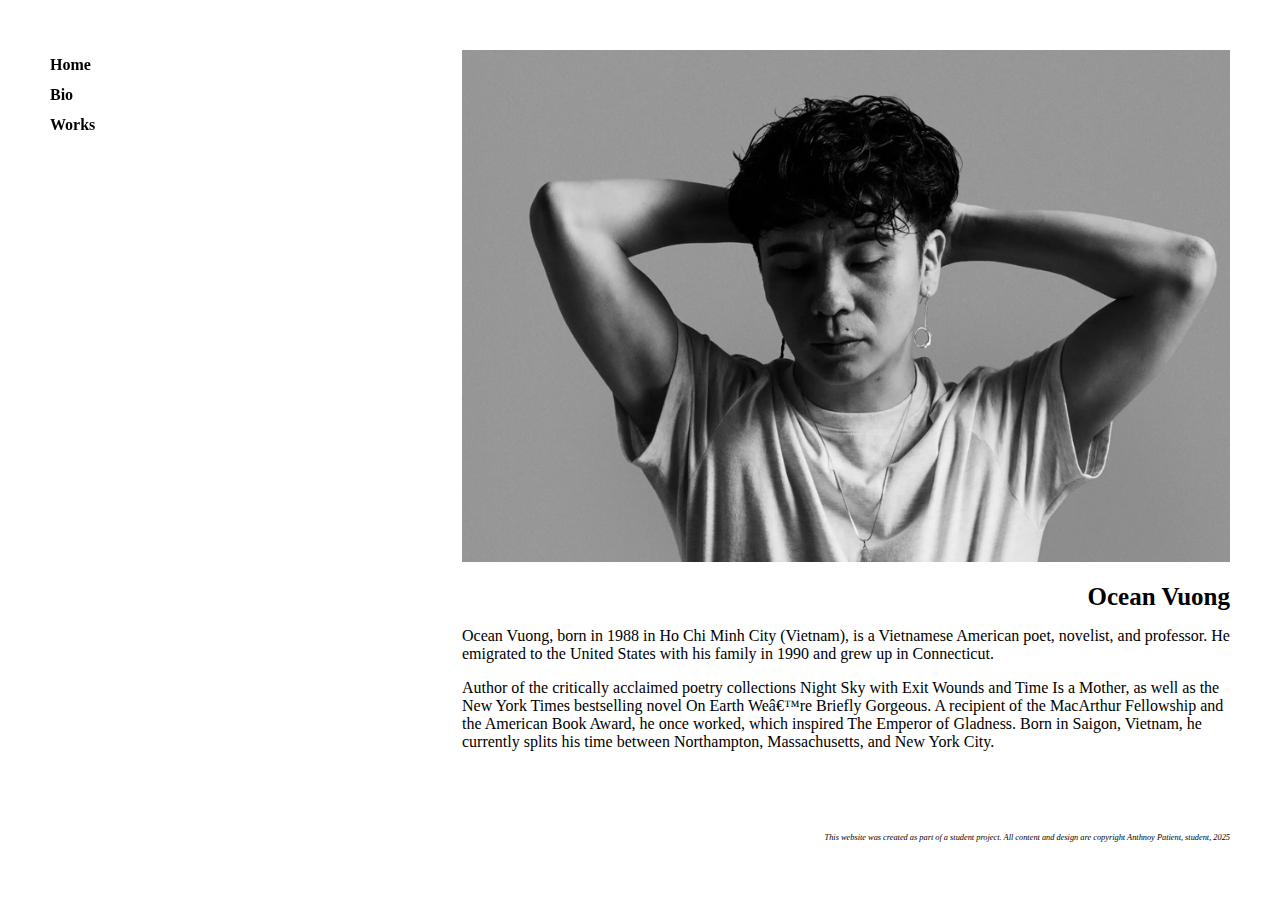
<file: Assessement3/index.html>
<!DOCTYPE html>
<html lang="en">
    <head>
        <meta charset="UFT-8">
        <meta name="veiwport"
        content="width=device-width, initial-scale=1.0">

        <!-- Meta Description for SEO -->
        <meta name="description" content="Explore the work of Ocean Vuong, award winning Poet and Novelist, author of 'On Earth We're Briefly Gorgous' and 'Time is a mother' .">
        <!--Open Graph for Social Sharing-->
        <meta property="og:title" content="Ocean Vuong">
        <meta property="og:description" content="Ocean Vuong is an award winning Poet and Novelist whose lyrical works, including 'On Earth We're Briefly Gorgous' and 'Time is a mother' explore love, loss, and identity with profound beauty. ">

        <!--Authot and Copyright-->
        <meta name="author" content="Anthony Patient">
        <meta name="Copyright" content="Copyright Anthnoy Patinet, student project, 2025">

        <title>Ocean Vuong</title>

        <!--External Stylement-->
        <link rel="stylesheet" href="default.css">
    </head>

    <body>
        <!--Navigation-->
        <nav>
            <a href="index.html">Home</a><br>
            <a href="bio.html">Bio</a><br>
            <a href="works.html">Works</a>
        </nav>

        <!--Main wrapper-->
        <div id="wrapper">
            <header>
                <img src="assets/Home.jpg" alt="Portrait of Ocean Vuong">
                <h1>Ocean Vuong</h1>
            </header>

            <!--Main Content-->
            <main>
                <article>
                    <p>
                        Ocean Vuong, born in 1988 in Ho Chi Minh City (Vietnam), is a Vietnamese American poet, novelist, and professor. He emigrated to the United States with his family in 1990 and grew up in Connecticut. 
                    </p>
                    <p>
                        Author of the critically acclaimed poetry collections Night Sky with Exit Wounds and Time Is a Mother, as well as the New York Times bestselling novel On Earth We’re Briefly Gorgeous. A recipient of the MacArthur Fellowship and the American Book Award, he once worked, which inspired The Emperor of Gladness. Born in Saigon, Vietnam, he currently splits his time between Northampton, Massachusetts, and New York City.
                    </p>

                </article>
            </main>

            <!--Footer-->
            <footer>
                <small><em>This website was created as part of a student project. All content and design are copyright Anthnoy Patient, student, 2025</em></small>
            </footer>
        </div>
    </body>
</html>
</file>
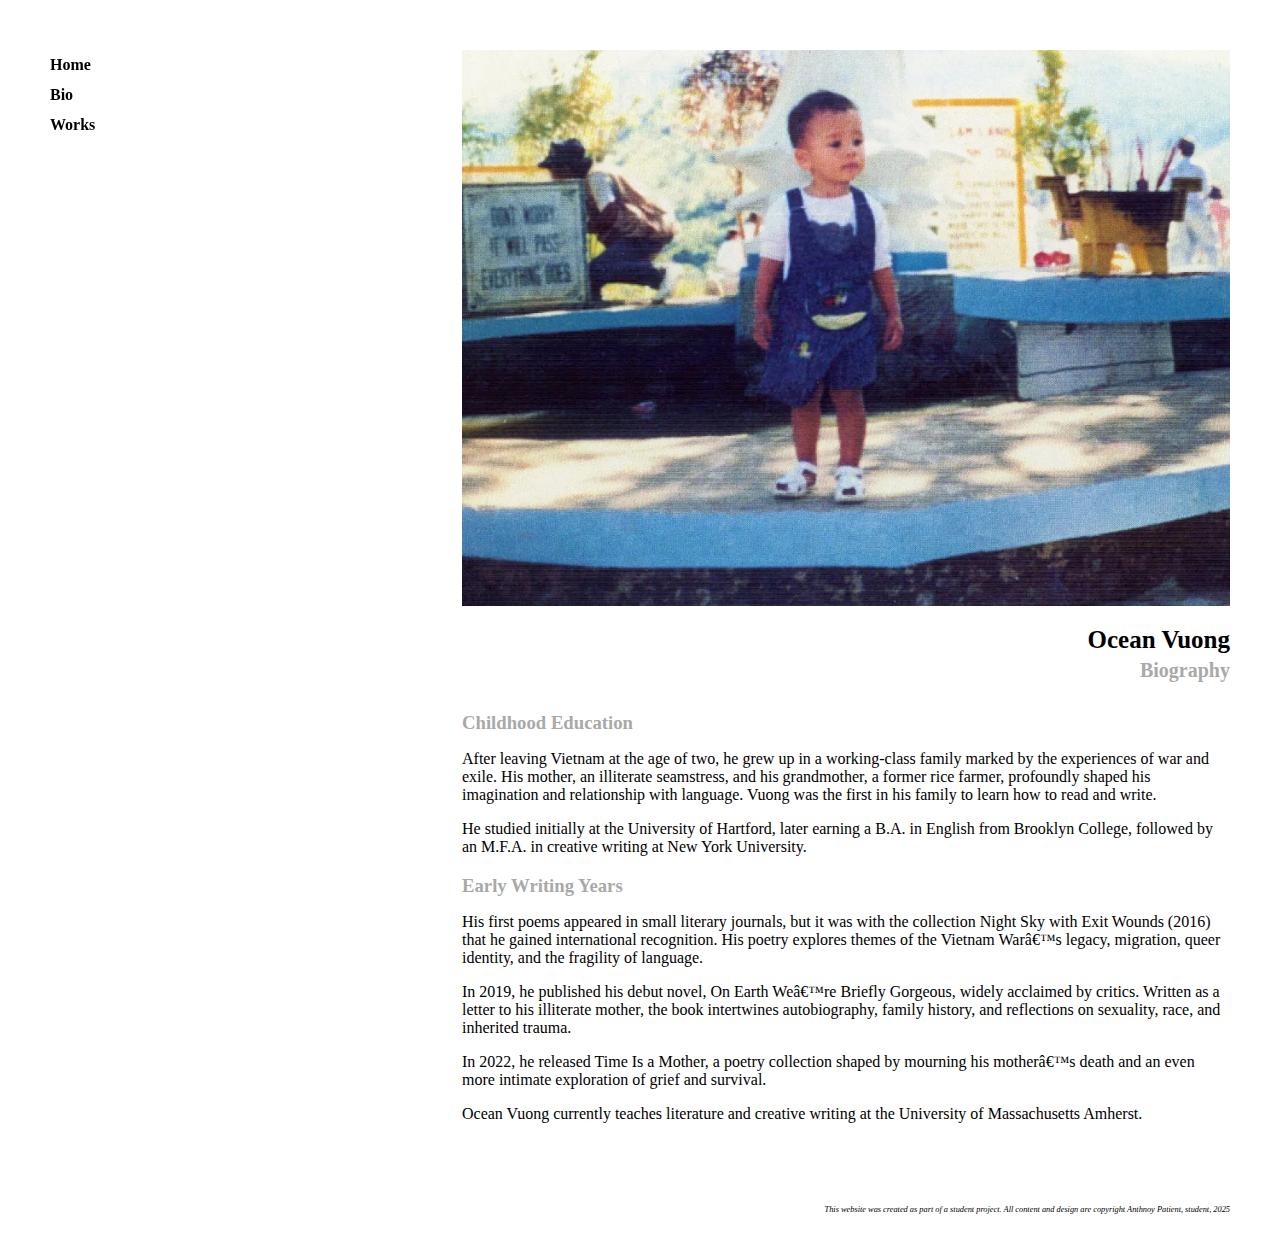
<file: Assessement3/Bio.html>
<!DOCTYPE html>
<html>
    <head>
        <meta charset="UFT-8">
        <meta name="veiwport"
        content="width=device-width, initial-scale=1.0">

        <!-- Meta Description for SEO -->
        <meta name="description" content="Explore the work of Ocean Vuong, award winning Poet and Novelist, author of 'On Earth We're Briefly Gorgous' and 'Time is a mother' .">
        <!--Open Graph for Social Sharing-->
        <meta property="og:title" content="Ocean Vuong">
        <meta property="og:description" content="Ocean Vuong is an award winning Poet and Novelist whose lyrical works, including 'On Earth We're Briefly Gorgous' and 'Time is a mother' explore love, loss, and identity with profound beauty. ">

        <!--Authot and Copyright-->
        <meta name="author" content="Anthony Patient">
        <meta name="Copyright" content="Copyright Anthnoy Patinet, student project, 2025">

        <title>Ocean Vuong</title>

        <!--External Stylement-->
        <link rel="stylesheet" href="default.css">
    </head>
<body>
            <!--Navigation-->
        <nav>
            <a href="index.html">Home</a><br>
            <a href="bio.html">Bio</a><br>
            <a href="works.html">Works</a>
        </nav>

        <!--Main wrapper-->
        <div id="wrapper">
            <header>
            <img src="assets/Bio.jpg" alt="Portrait of Ocean Vuong">
            <h1>Ocean Vuong</h1>
            <h2>Biography</h2>
        </header>
        <article>
            <h3>Childhood Education</h3>

            <p>
                After leaving Vietnam at the age of two, he grew up in a working-class family marked by the experiences of war and exile. His mother, an illiterate seamstress, and his grandmother, a former rice farmer, profoundly shaped his imagination and relationship with language. Vuong was the first in his family to learn how to read and write.
            </p>
            <p>
                He studied initially at the University of Hartford, later earning a B.A. in English from Brooklyn College, followed by an M.F.A. in creative writing at New York University.
            </p>

            <h3>Early Writing Years</h3>

            <p>
                His first poems appeared in small literary journals, but it was with the collection Night Sky with Exit Wounds (2016) that he gained international recognition. His poetry explores themes of the Vietnam War’s legacy, migration, queer identity, and the fragility of language.
            </p>
            <p>
                In 2019, he published his debut novel, On Earth We’re Briefly Gorgeous, widely acclaimed by critics. Written as a letter to his illiterate mother, the book intertwines autobiography, family history, and reflections on sexuality, race, and inherited trauma.
            </p>
            <p>
                In 2022, he released Time Is a Mother, a poetry collection shaped by mourning his mother’s death and an even more intimate exploration of grief and survival.
            </p>
            <p>
                Ocean Vuong currently teaches literature and creative writing at the University of Massachusetts Amherst.
            </p>
        </article>
                    
        <!--Footer-->
            <footer>
                <small><em>This website was created as part of a student project. All content and design are copyright Anthnoy Patient, student, 2025</em></small>
            </footer>
        </div>

      
    
</body>
</html>
</file>
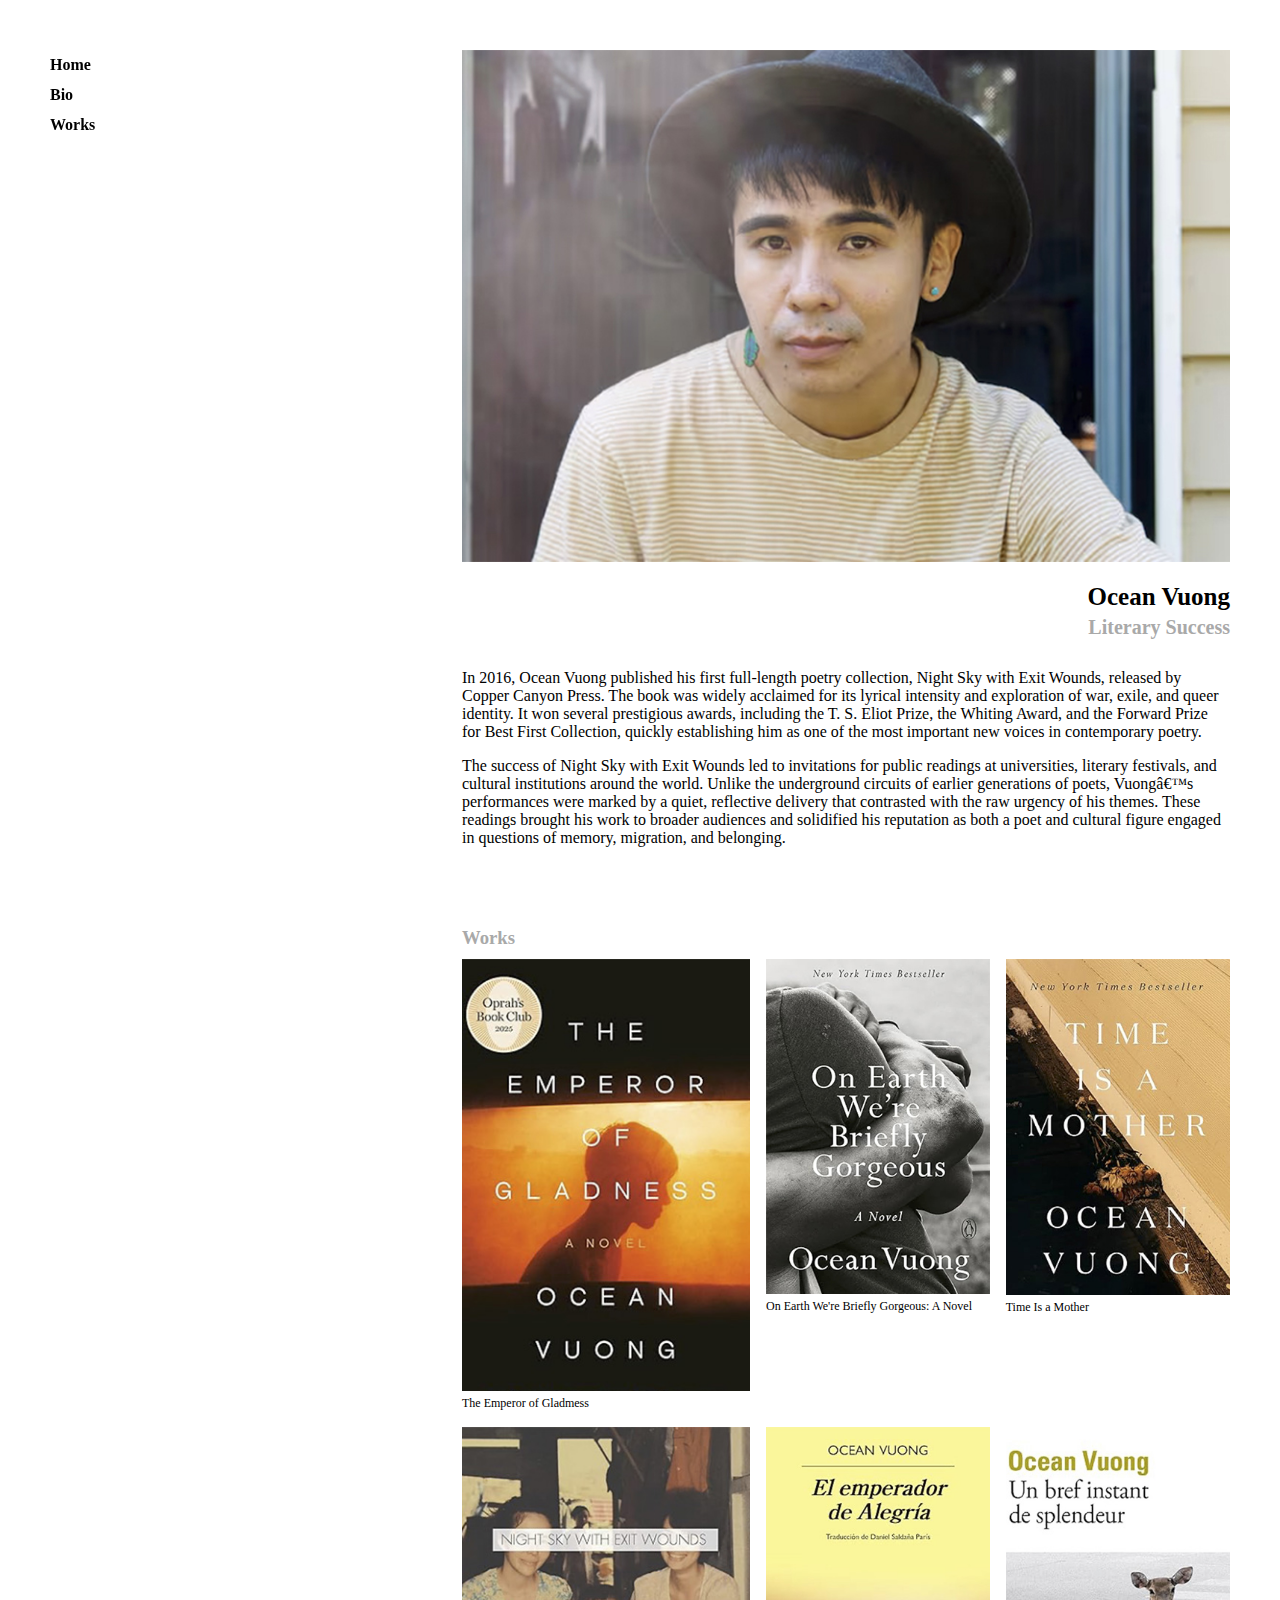
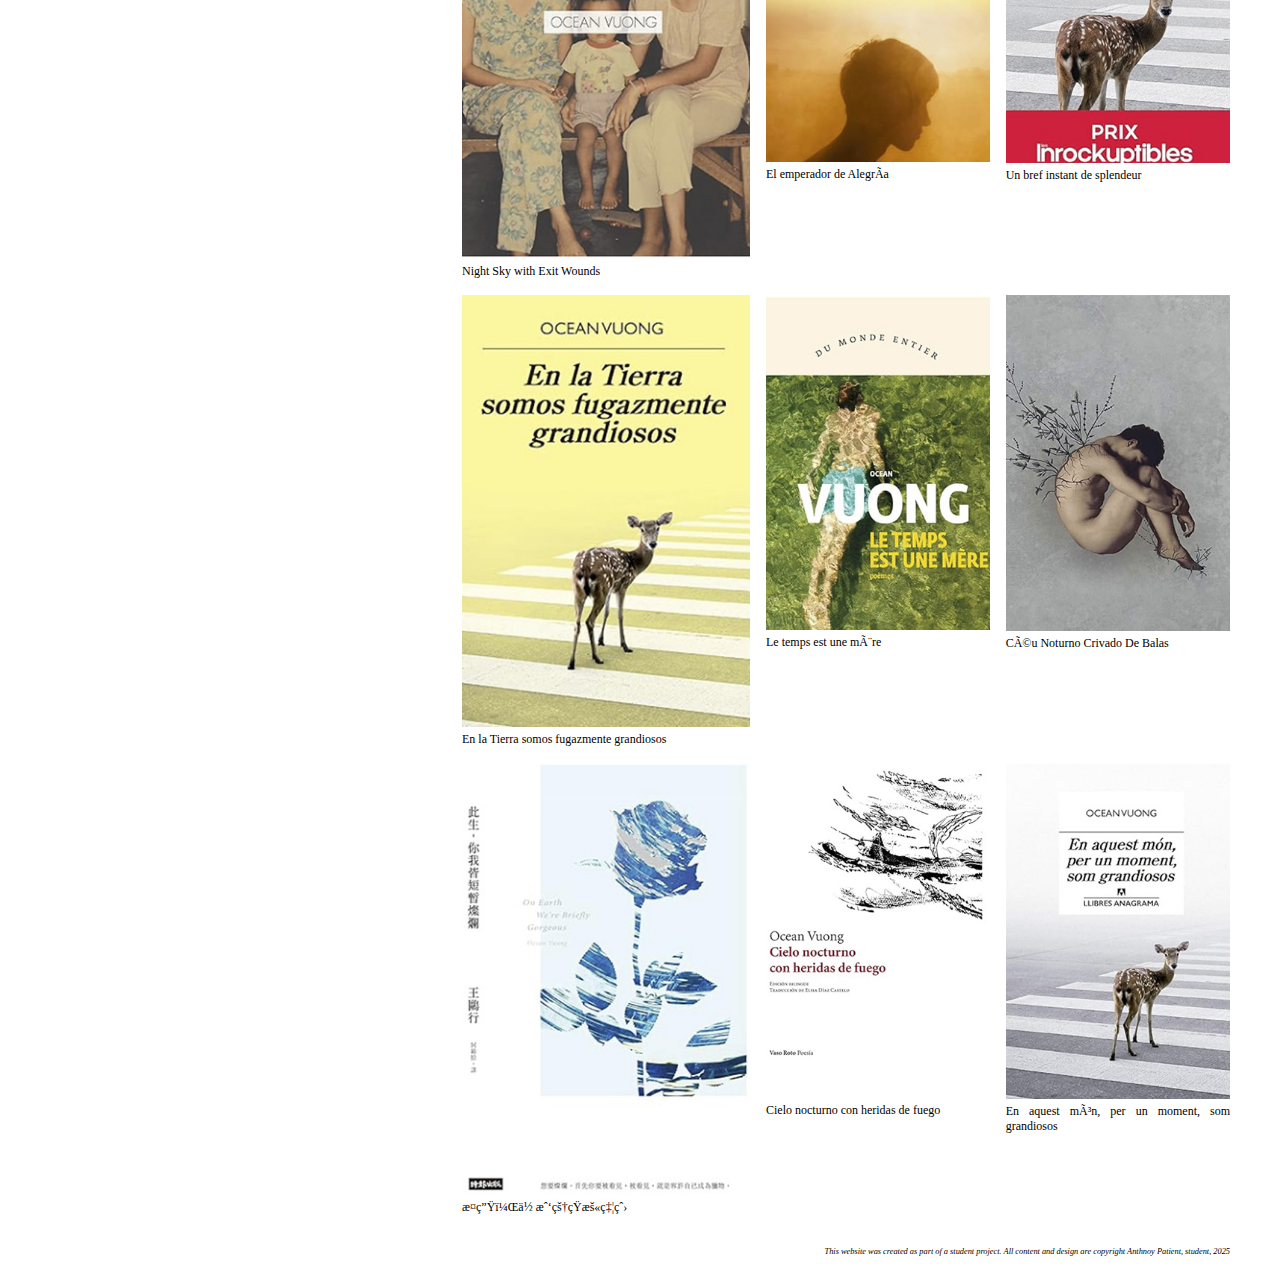
<file: Assessement3/works.html>
<!DOCTYPE html>
<html>
    <head>
        <meta charset="UFT-8">
        <meta name="veiwport"
        content="width=device-width, initial-scale=1.0">

        <!-- Meta Description for SEO -->
        <meta name="description" content="Explore the work of Ocean Vuong, award winning Poet and Novelist, author of 'On Earth We're Briefly Gorgous' and 'Time is a mother' .">
        <!--Open Graph for Social Sharing-->
        <meta property="og:title" content="Ocean Vuong">
        <meta property="og:description" content="Ocean Vuong is an award winning Poet and Novelist whose lyrical works, including 'On Earth We're Briefly Gorgous' and 'Time is a mother' explore love, loss, and identity with profound beauty. ">

        <!--Authot and Copyright-->
        <meta name="author" content="Anthony Patient">
        <meta name="Copyright" content="Copyright Anthnoy Patinet, student project, 2025">

        <title>Ocean Vuong</title>

        <!--External Stylement-->
        <link rel="stylesheet" href="default.css">
    </head>
<body>
            <!--Navigation-->
        <nav>
            <a href="index.html">Home</a><br>
            <a href="bio.html">Bio</a><br>
            <a href="works.html">Works</a>
        </nav>

        <!--Main wrapper-->
        <div id="wrapper">
            <header>
            <img src="assets/work.jpg" alt="Ocean Vuong" loading="lazy">
            <h1>Ocean Vuong</h1>
            <h2>Literary Success</h2>
            </header>

            <article>
            <p>
                In 2016, Ocean Vuong published his first full-length poetry collection, Night Sky with Exit Wounds, released by Copper Canyon Press. The book was widely acclaimed for its lyrical intensity and exploration of war, exile, and queer identity. It won several prestigious awards, including the T. S. Eliot Prize, the Whiting Award, and the Forward Prize for Best First Collection, quickly establishing him as one of the most important new voices in contemporary poetry.
            </p>
            <p>
                The success of Night Sky with Exit Wounds led to invitations for public readings at universities, literary festivals, and cultural institutions around the world. Unlike the underground circuits of earlier generations of poets, Vuong’s performances were marked by a quiet, reflective delivery that contrasted with the raw urgency of his themes. These readings brought his work to broader audiences and solidified his reputation as both a poet and cultural figure engaged in questions of memory, migration, and belonging.
            </p>
            </article>
            <section>
                <article>
                    <h3>Works</h3>
                    <div class="books">
                        <figure>
                            <img src="assets/Emperor.jpg" alt="The Emperor of Gladmess" loading="lazy">
                            <figcaption>
                                The Emperor of Gladmess
                            </figcaption>
                        </figure>
                        <figure>
                            <img src="assets/Earth.jpg" alt="On Earth We're Briefly Gorgeous: A Novel" loading="lazy">
                            <figcaption>
                                On Earth We're Briefly Gorgeous: A Novel
                            </figcaption>
                        </figure>
                        <figure>
                            <img src="assets/Mother.jpg" alt="Time Is a Mother" loading="lazy">
                            <figcaption>
                                Time Is a Mother
                            </figcaption>
                        </figure>
                        <figure>
                            <img src="assets/Wounds.jpg" alt="Night Sky with Exit Wounds" loading="lazy">
                            <figcaption>
                                Night Sky with Exit Wounds
                            </figcaption>
                        </figure>
                        <figure>
                            <img src="assets/Emperador.jpg" alt="El emperador de Alegría" loading="lazy">
                            <figcaption>
                                El emperador de Alegría
                            </figcaption>
                        </figure>
                        <figure>
                            <img src="assets/splendeur.jpg" alt="Un bref instant de splendeur" loading="lazy">
                            <figcaption>
                                Un bref instant de splendeur
                            </figcaption>
                        </figure>
                        <figure>
                            <img src="assets/Tierra.jpg" alt="En la Tierra somos fugazmente grandiosos" loading="lazy">
                            <figcaption>
                                En la Tierra somos fugazmente grandiosos
                            </figcaption>
                        </figure>
                        <figure>
                            <img src="assets/mere.jpg" alt="Le temps est une mère" loading="lazy">
                            <figcaption>
                                Le temps est une mère
                            </figcaption>
                        </figure>
                        <figure>
                            <img src="assets/Balas.jpg" alt="Céu Noturno Crivado De Balas" loading="lazy">
                            <figcaption>
                                Céu Noturno Crivado De Balas
                            </figcaption>
                        </figure>
                        <figure>
                            <img src="assets/ChineseED.jpg" alt="此生，你我皆短暫燦爛" loading="lazy">
                            <figcaption>
                                此生，你我皆短暫燦爛
                            </figcaption>
                        </figure>
                        <figure>
                            <img src="assets/Heridas.jpg" alt="Cielo nocturno con heridas de fuego" loading="lazy">
                            <figcaption>
                                Cielo nocturno con heridas de fuego
                            </figcaption>
                        </figure>
                        <figure>
                            <img src="assets/aquest.jpg" alt="En aquest món, per un moment, som grandiosos" loading="lazy">
                            <figcaption>
                                En aquest món, per un moment, som grandiosos
                            </figcaption>
                        </figure>
                    </div>
                </article>
            </section>

            <!--Footer-->
            <footer>
                <small><em>This website was created as part of a student project. All content and design are copyright Anthnoy Patient, student, 2025</em></small>
            </footer>
        </div>

    </body>
</html>
</file>
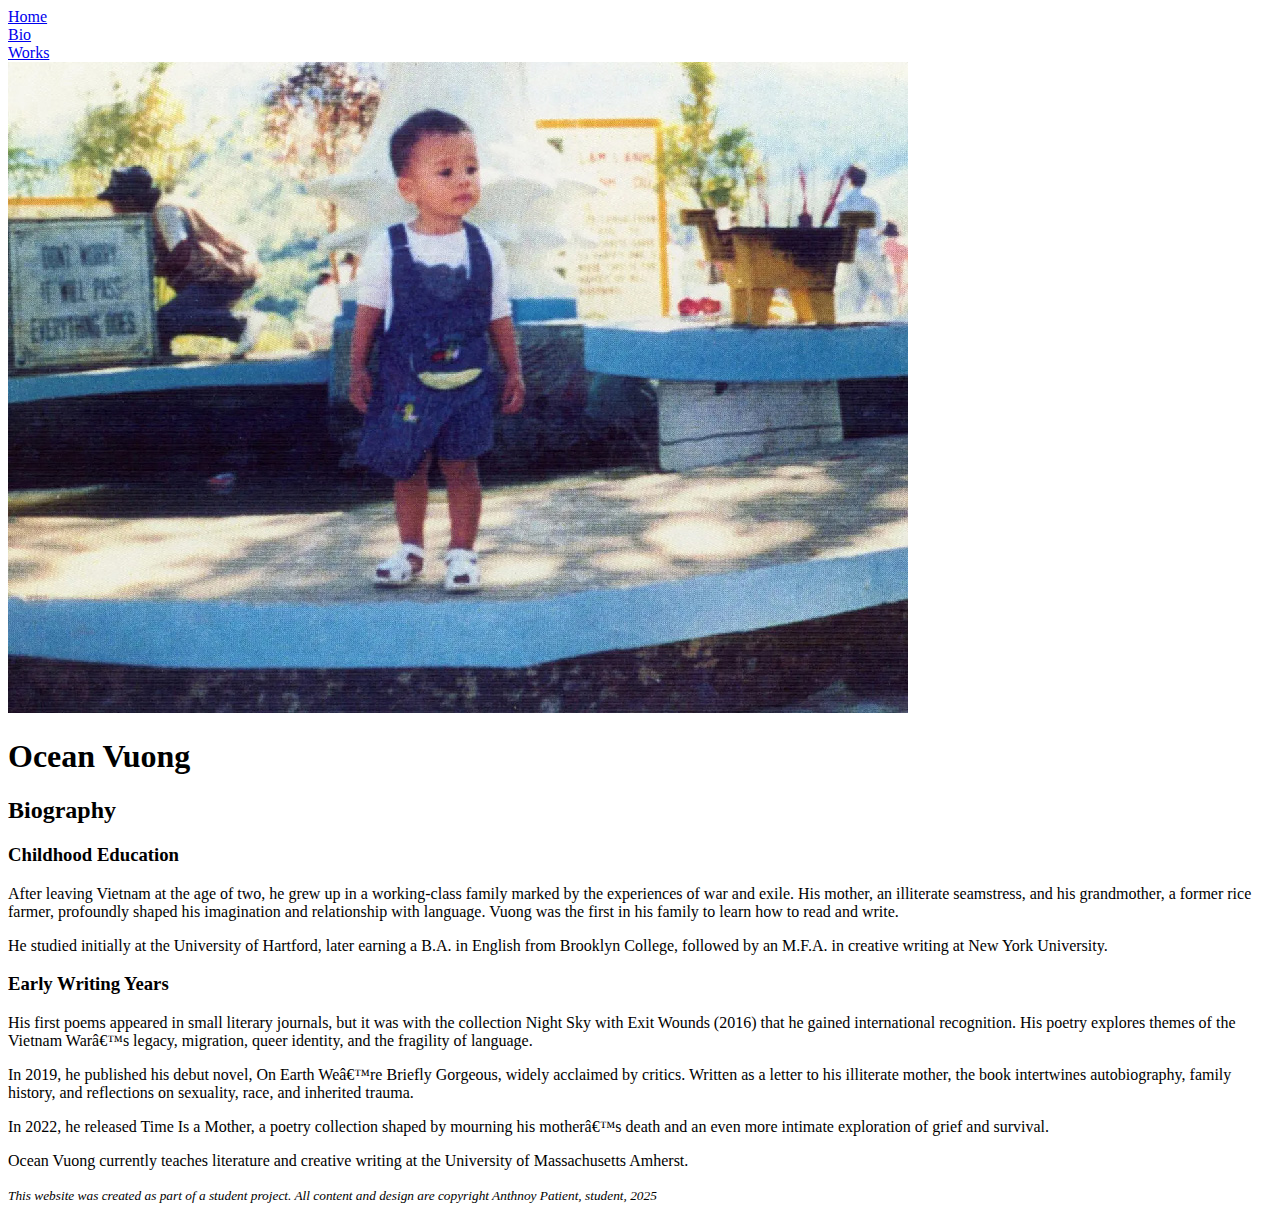
<file: the different stuff i do/Assessement3/Bio.html>
<!DOCTYPE html>
<html>
    <head>
        <meta charset="UFT-8">
        <meta name="veiwport"
        content="width=device-width, initial-scale=1.0">

        <!-- Meta Description for SEO -->
        <meta name="description" content="Explore the work of Ocean Vuong, award winning Poet and Novelist, author of 'On Earth We're Briefly Gorgous' and 'Time is a mother' .">
        <!--Open Graph for Social Sharing-->
        <meta property="og:title" content="Ocean Vuong">
        <meta property="og:description" content="Ocean Vuong is an award winning Poet and Novelist whose lyrical works, including 'On Earth We're Briefly Gorgous' and 'Time is a mother' explore love, loss, and identity with profound beauty. ">

        <!--Authot and Copyright-->
        <meta name="author" content="Anthony Patient">
        <meta name="Copyright" content="Copyright Anthnoy Patinet, student project, 2025">

        <title>Ocean Vuong</title>

        <!--External Stylement-->
        <link rel="stylement" href="default.css">
    </head>
<body>
            <!--Navigation-->
        <nav>
            <a href="index.html">Home</a><br>
            <a href="bio.html">Bio</a><br>
            <a href="works.html">Works</a>
        </nav>

        <!--Main wrapper-->
        <div id="wrapper">
            <header>
            <img src="assets/Bio.jpg" alt="Portrait of Ocean Vuong">
            <h1>Ocean Vuong</h1>
            <h2>Biography</h2>
        </header>
        <article>
            <h3>Childhood Education</h3>

            <p>
                After leaving Vietnam at the age of two, he grew up in a working-class family marked by the experiences of war and exile. His mother, an illiterate seamstress, and his grandmother, a former rice farmer, profoundly shaped his imagination and relationship with language. Vuong was the first in his family to learn how to read and write.
            </p>
            <p>
                He studied initially at the University of Hartford, later earning a B.A. in English from Brooklyn College, followed by an M.F.A. in creative writing at New York University.
            </p>

            <h3>Early Writing Years</h3>

            <p>
                His first poems appeared in small literary journals, but it was with the collection Night Sky with Exit Wounds (2016) that he gained international recognition. His poetry explores themes of the Vietnam War’s legacy, migration, queer identity, and the fragility of language.
            </p>
            <p>
                In 2019, he published his debut novel, On Earth We’re Briefly Gorgeous, widely acclaimed by critics. Written as a letter to his illiterate mother, the book intertwines autobiography, family history, and reflections on sexuality, race, and inherited trauma.
            </p>
            <p>
                In 2022, he released Time Is a Mother, a poetry collection shaped by mourning his mother’s death and an even more intimate exploration of grief and survival.
            </p>
            <p>
                Ocean Vuong currently teaches literature and creative writing at the University of Massachusetts Amherst.
            </p>
        </article>
                    
        <!--Footer-->
            <footer>
                <small><em>This website was created as part of a student project. All content and design are copyright Anthnoy Patient, student, 2025</em></small>
            </footer>
        </div>

      
    
</body>
</html>
</file>
<file: Assessement3/default.css>
body {
    font-family: 'Times New Roman', Times, serif;
    padding: 0;
    margin: 0;

}

#wrapper {
    margin-top: 0px;
    float: right;
    width: 60%;
    margin-right: 50px;

}

header h1 {
    text-align: right;
    font-size: 25px;
    margin-bottom: 5px;

}

header h2 {
    margin-top: 0px;
    margin-bottom: 30px;
    text-align: right;
    font-size: 20px;
    color: darkgray;

}

header h3 {
    margin-top: 0px;
    margin-bottom: 10px;
    text-align: left;
    font-size: 20px;
    color: darkgray;

}

header img {
    margin-top: 50px;
    width: 100%;
    
}

nav {
    margin-top: 50px;
    margin-left: 50px;
    float: left;
    width: 15%;
    line-height: 30px;
    position: fixed;

}

nav a {
    text-decoration: none;
    color: black;
    font-weight: bold;
}

nav a:hover {
    color: rgb(147, 165, 180);
    font-size: 200%;
    font-family: Arial, Helvetica, sans-serif;
    font-weight: bold;

}

section {
    margin-bottom: 30px;
    text-align: justify;

}

article p:last-child {
    margin-bottom: 80px;

}

article h3 {
    margin-bottom: 10px;
    color: darkgray;
}

footer {
    margin-top: 20px;
    min-height: 30px;
    font-size: 10px;
    font-weight: lighter;
    text-align: right;
    font-style: initial;

}

footer a {
    text-decoration: none;
    color: black;

}

.books {
    display: grid;
    grid-template-columns: auto auto auto;
    max-width: 100%;
    gap: 16px;

}

.books img{
    display: block;
    width: 100%;
    height: auto;

}

.books > div {
    text-align: center;
    padding: 10px;

}

.books figure {
    margin: 0;

}
article figure figcaption {
    margin-top: 5px;
    font-size: 12px;

}

table img {
    max-width: 100%;
    max-height: 100%;

}
</file>
<file: the different stuff i do/Assessement3/default.css>
body {
    font-family: 'Times New Roman', Times, serif;
    padding: 0;
    margin: 0;

}

#wrapper {
    margin-top: 0px;
    float: right;
    width: 60%;
    margin-right: 50px;

}

header h1 {
    text-align: right;
    font-size: 25px;
    margin-bottom: 5px;

}

header h2 {
    margin-top: 0px;
    margin-bottom: 30px;
    text-align: right;
    font-size: 20px;
    color: darkgray;

}

header h3 {
    margin-top: 0px;
    margin-bottom: 10px;
    text-align: left;
    font-size: 20px;
    color: darkgray;

}

header img {
    margin-top: 50px;
    width: 100%;
    
}

nav {
    margin-top: 50px;
    margin-left: 50px;
    float: left;
    width: 15%;
    line-height: 30px;
    position: fixed;

}

nav a {
    text-decoration: none;
    color: black;
    font-weight: bold;
}

nav a:hover {
    color: rgb(147, 165, 180);

}

section {
    margin-bottom: 30px;
    text-align: justify;

}

article p:last-child {
    margin-bottom: 80px;

}

article h3 {
    margin-bottom: 10px;
    color: darkgray;
}

footer {
    margin-top: 20px;
    min-height: 30px;
    font-size: 10px;
    font-weight: lighter;
    text-align: right;
    font-style: initial;

}

footer a {
    text-decoration: none;
    color: black;

}

.books {
    display: grid;
    grid-template-columns: auto auto auto;
    max-width: 100%;
    gap: 16px;

}

.books img{
    display: block;
    width: 100%;
    height: auto;

}

.books > div {
    text-align: center;
    padding: 10px;

}

.books figure {
    margin: 0;

}
article figure figcaption {
    margin-top: 5px;
    font-size: 12px;

}

table img {
    max-width: 100%;
    max-height: 100%;
}
</file>
